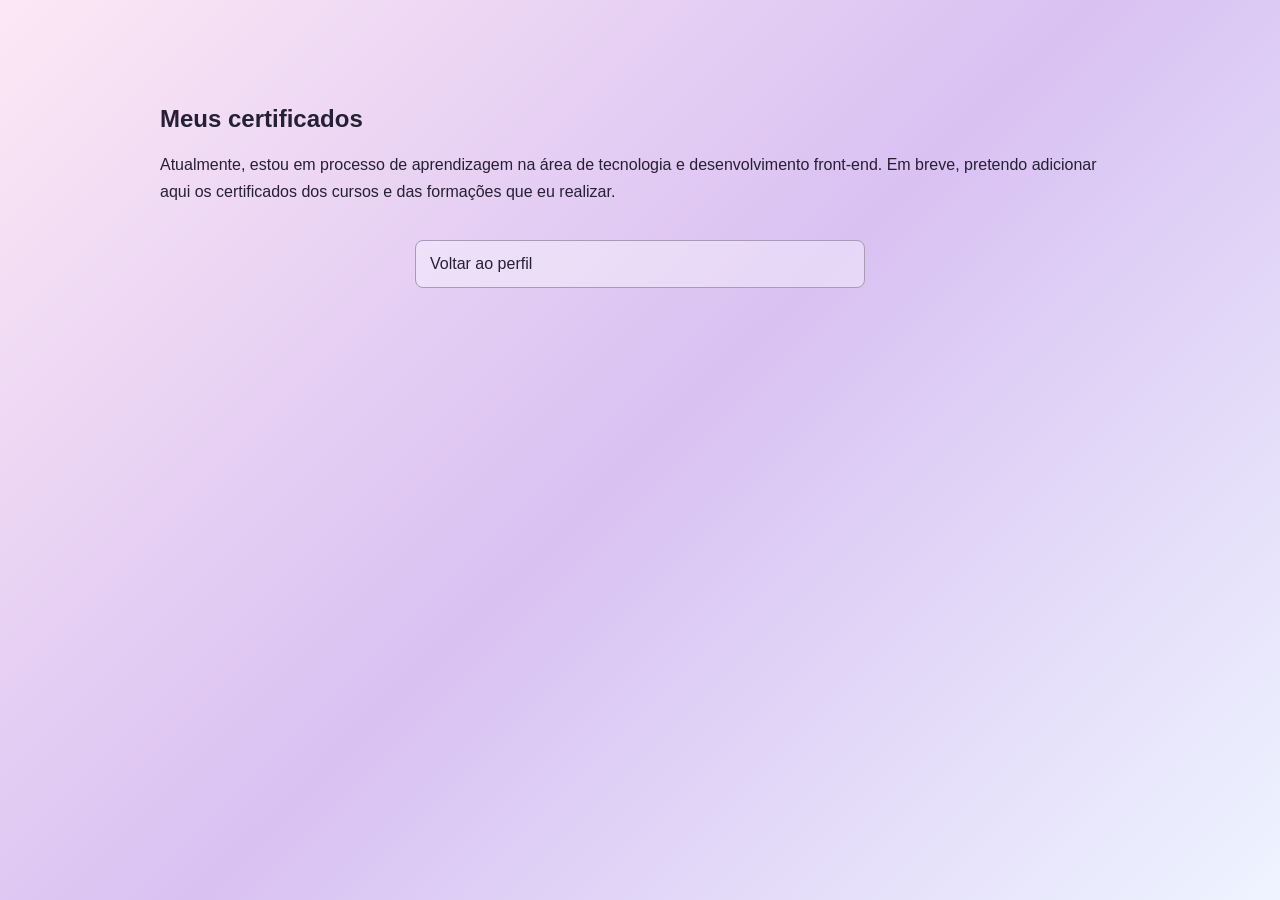
<file: certificados.html>
<!DOCTYPE html>
<html lang="pt-br">

<head>
    <meta charset="UTF-8">
    <meta name="viewport" content="width=device-width, initial-scale=1.0">
    <title>Meus Certificados</title>
    <link rel="stylesheet" href="style.css">
</head>

<body>

    <main class="container">

    
         <section class="secao">
    <h2>Meus certificados</h2>

    <p>
        Atualmente, estou em processo de aprendizagem na área
        de tecnologia e desenvolvimento front-end.
        Em breve, pretendo adicionar aqui os certificados
        dos cursos e das formações que eu realizar.
    </p>
</section>
 <nav class="botoes">
            <a href="index.html">Voltar ao perfil</a>
        </nav>

    </main>

</body>
</html>
</file>
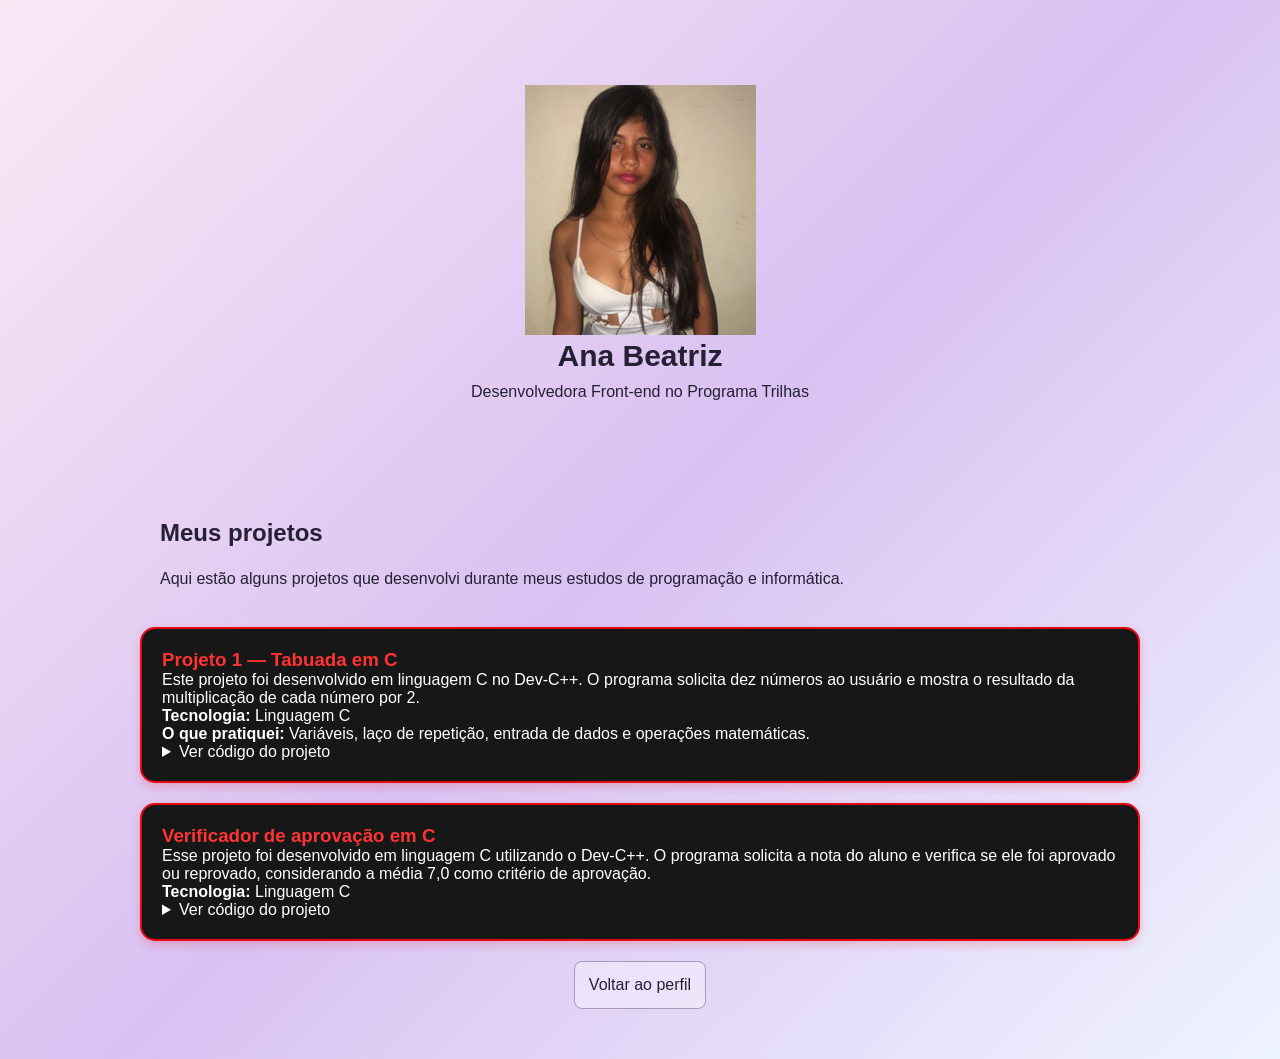
<file: projetos.html>
<!DOCTYPE html>
<html lang="pt-BR">
<head>
    <meta charset="UTF-8">
    <meta name="viewport" content="width=device-width, initial-scale=1.0">
    <title>Meus projetos | Ana Beatriz</title>
    <link rel="stylesheet" href="style.css">
</head>
<body>

    <main class="container">

        <section class="perfil">
            <img src="imagens/minha-foto.png" alt="Foto de Ana Beatriz">

            <h1>Ana Beatriz</h1>

            <p class="subtitulo">
                Desenvolvedora Front-end no Programa Trilhas
            </p>
        </section>

        <section class="secao">
            <h2>Meus projetos</h2>

            <p>
                Aqui estão alguns projetos que desenvolvi durante
                meus estudos de programação e informática.
            </p>
        </section>

        <div class="cartoes-projetos">

  
<section class="cartao-projeto">
    <h3>Projeto 1 — Tabuada em C</h3>

    <p>
        Este projeto foi desenvolvido em linguagem C no Dev-C++.
        O programa solicita dez números ao usuário e mostra
        o resultado da multiplicação de cada número por 2.
    </p>

    <p><strong>Tecnologia:</strong> Linguagem C</p>

    <p><strong>O que pratiquei:</strong> Variáveis, laço de
    repetição, entrada de dados e operações matemáticas.</p>

    <details>
        <summary>Ver código do projeto</summary>
        <pre><code>#include &lt;stdio.h&gt;

int main() {
    int a;
    int b;
    b = 2;
    int result;
    int i;

    for (i = 0; i &lt; 10; i++) {
        printf("digite o valor de a\n");
        scanf("%i", &amp;a);

        result = a * b;
        printf("o resultado de %i x %i = %i\n", a, b, result);
    }

    return 0;
}</code></pre>
    </details>
</section>

    
<section class="cartao-projeto">
    <h3>Verificador de aprovação em C</h3>

    <p>
        Esse projeto foi desenvolvido em linguagem C
        utilizando o Dev-C++. O programa solicita a nota
        do aluno e verifica se ele foi aprovado ou reprovado,
        considerando a média 7,0 como critério de aprovação.
    </p>

    <p><strong>Tecnologia:</strong> Linguagem C</p>

    <details>
        <summary>Ver código do projeto</summary>

        <pre><code>#include &lt;stdio.h&gt;

int main() {
    float m;

    printf("Insira a nota:\n");
    scanf("%f", &amp;m);

    if (m &gt;= 7.0) {
        printf("Aluno aprovado(a)!\n");
    }
    else if (m &lt; 7.0) {
        printf("Aluno reprovado!\n");
    }

    return 0;
}</code></pre>
    </details>
</section>


<nav class="botoes">
    <a href="index.html">Voltar ao perfil</a>
</nav>

</main>

</body>
</html>
</file>
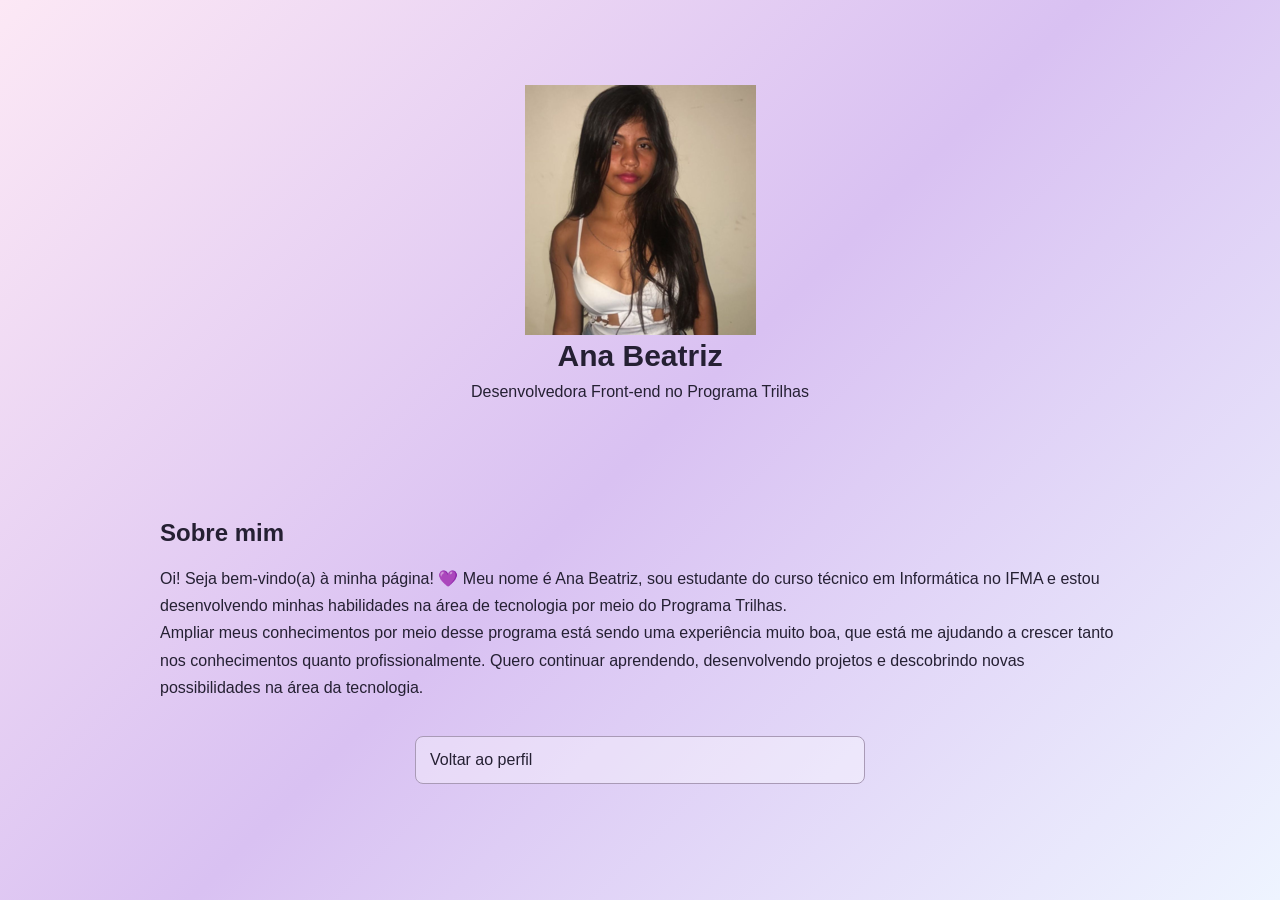
<file: sobre.html>
<!DOCTYPE html>
<html lang="pt-BR">
<head>
    <meta charset="UTF-8">
    <meta name="viewport" content="width=device-width, initial-scale=1.0">
    <title>Sobre mim | Ana Beatriz</title>
    <link rel="stylesheet" href="style.css">
</head>
<body>

    <main class="container">

        <section class="perfil">
            <img src="imagens/minha-foto.png" alt="Foto de Ana Beatriz">

            <h1>Ana Beatriz</h1>

            <p class="subtitulo">
                Desenvolvedora Front-end no Programa Trilhas
            </p>
        </section>

        <section class="secao">
            <h2>Sobre mim</h2>

            <p>
                Oi! Seja bem-vindo(a) à minha página! 💜
                Meu nome é Ana Beatriz, sou estudante do curso técnico
                em Informática no IFMA e estou desenvolvendo minhas
                habilidades na área de tecnologia por meio do
                Programa Trilhas.
            </p>

            <p>
                Ampliar meus conhecimentos por meio desse programa
                está sendo uma experiência muito boa, que está me
                ajudando a crescer tanto nos conhecimentos quanto
                profissionalmente. Quero continuar aprendendo,
                desenvolvendo projetos e descobrindo novas
                possibilidades na área da tecnologia.
            </p>
        </section>

        <nav class="botoes">
            <a href="index.html">Voltar ao perfil</a>
        </nav>

    </main>

</body>
</html>
</file>
<file: style.css>
* {
    margin: 0;
    padding: 0;
    box-sizing: border-box;
}

html {
    scroll-behavior: smooth;
}

body {
    font-family: Arial, sans-serif;
    color: #252033;
    background: linear-gradient(
        135deg,
        #fce8f5,
        #d9c1f2,
        #eef4ff
    );
    min-height: 100vh;
}

.container {
    width: 90%;
    max-width: 1000px;
    margin: 0 auto;
    padding: 50px 0;
}

.perfil {
    text-align: center;
    padding: 35px 20px;
}

.foto-perfil {
    width: 120px;
    height: 120px;
    border-radius: 50%;
    object-fit: cover;
    border: 3px solid white;
    margin-bottom: 18px;
}

h1 {
    font-size: 30px;
    margin-bottom: 10px;
}

.subtitulo {
    margin-bottom: 28px;
}

.botoes {
    display: flex;
    flex-direction: column;
    gap: 12px;
    max-width: 450px;
    margin: 0 auto;
}

.botoes a,
.botao-certificados {
    display: block;
    padding: 14px;
    text-decoration: none;
    color: #252033;
    border: 1px solid #a99ab6;
    border-radius: 8px;
    background: rgba(255, 255, 255, 0.35);
    transition: 0.3s;
}

.botoes a:hover,
.botao-certificados:hover {
    background: rgba(255, 255, 255, 0.8);
    transform: translateY(-2px);
}

.secao {
    padding: 35px 20px;
    margin-top: 20px;
}

.secao h2 {
    margin-bottom: 18px;
}

.secao p {
    line-height: 1.7;
}

.lista-projetos {
    display: grid;
    grid-template-columns: repeat(2, 1fr);
    gap: 18px;
}

.card {
    padding: 22px;
    border: 1px solid #b7a8c5;
    border-radius: 12px;
    background: rgba(255, 255, 255, 0.45);
}

.card h3 {
    margin-bottom: 12px;
}

.card p {
    margin-bottom: 15px;
}

.card a {
    color: #49346b;
}

.botao-certificados {
    display: inline-block;
    margin-top: 18px;
}

@media (max-width: 600px) {
    .lista-projetos {
        grid-template-columns: 1fr;
    }

    h1 {
        font-size: 25px;
    }
}
.redes-sociais {
    display: flex;
    justify-content: center;
    gap: 25px;
    margin-top: 25px;
}

.redes-sociais a {
    color: #6b35a8;
    font-weight: bold;
    text-decoration: none;
}

.redes-sociais a:hover {
    color: #8b5cf6;
    text-decoration: underline;
}
.redes-sociais a {
    display: inline-flex;
    align-items: center;
    justify-content: center;
}

.redes-sociais img {
    width: 24px;
    height: 24px;
    object-fit: contain;
}

.redes-sociais a:hover {
    transform: scale(1.15);
}

.cartoes-projetos {
    display: flex;
    flex-direction: column;
    gap: 20px;
}

.cartao-projeto {
    border: 1px solid #ccc;
    border-radius: 15px;
    padding: 20px;
    margin: 0;
}

.cartao-projeto h3 {
    margin-top: 0;
}

.cartoes-projetos {
    display: flex;
    flex-direction: column;
    gap: 20px;
    width: 100%;
}

.cartao-projeto {
    box-sizing: border-box;
    width: 100%;
    border: 2px solid #e50914;
    border-radius: 15px;
    padding: 20px;
    margin: 0;
    background-color: #171717;
    color: white;
    box-shadow: 0 4px 10px rgba(229, 9, 20, 0.2);
    transition: transform 0.3s ease;
}

.cartao-projeto:hover {
    transform: translateY(-4px);
}

.cartao-projeto h3 {
    margin-top: 0;
    color: #ff3333;
}
</file>
